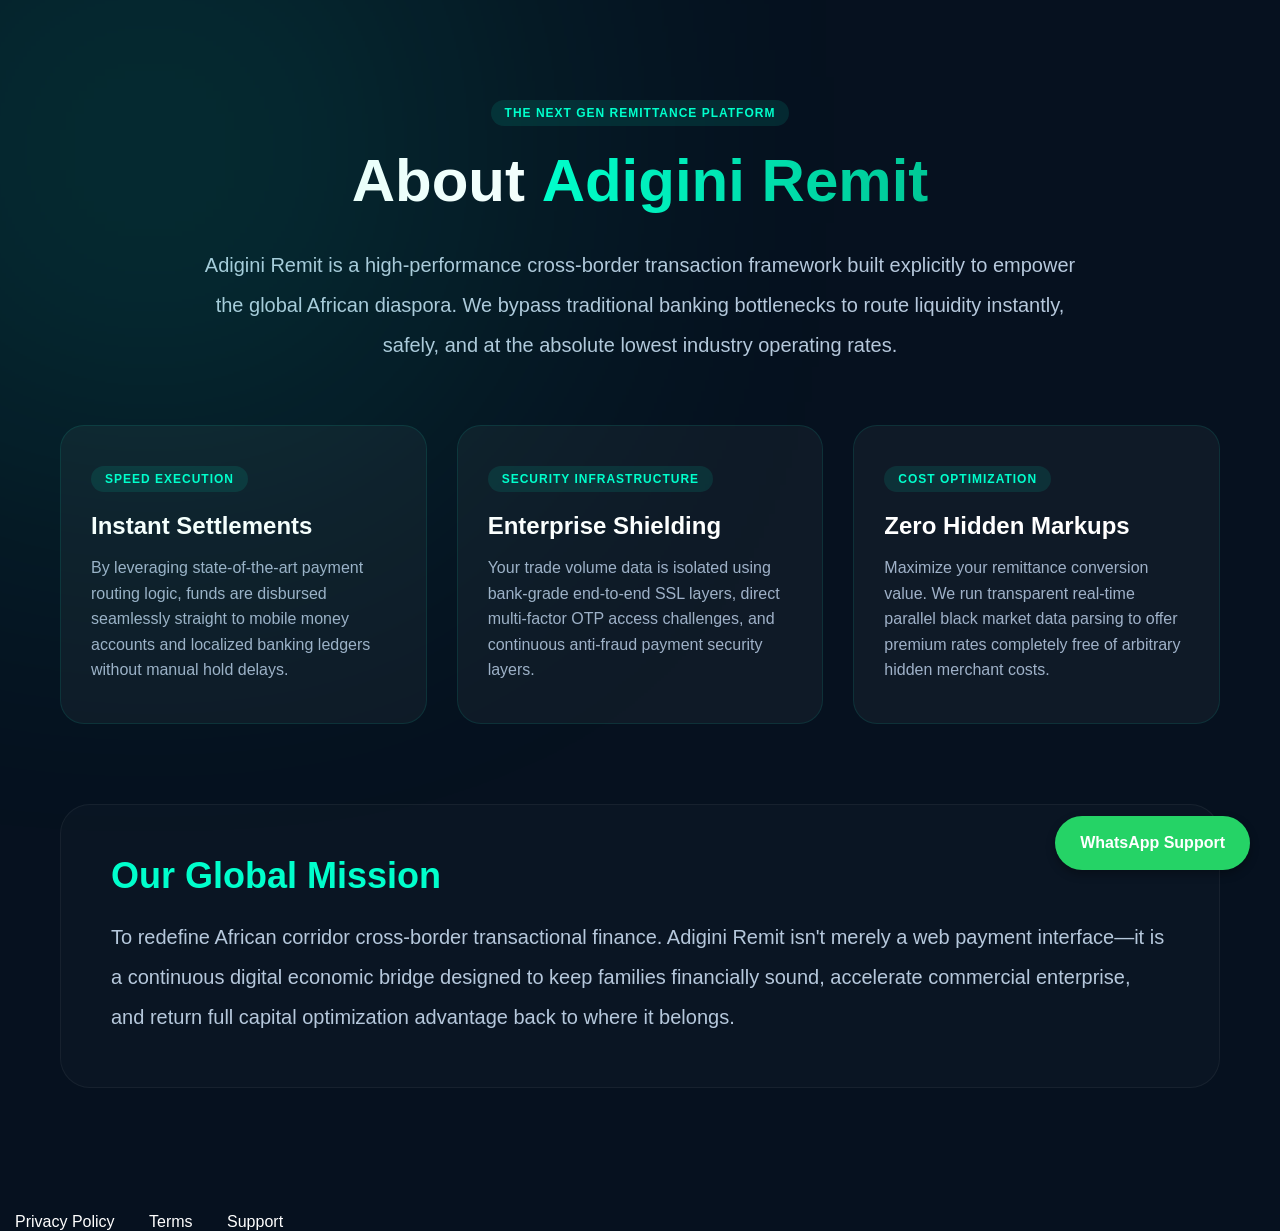
<file: templates/about.html>
<!DOCTYPE html>
<html lang="en">
<head>
    <meta charset="UTF-8">
    <meta name="viewport" content="width=device-width, initial-scale=1.0">
    <title>About Us - Adigini Remit</title>
    <link rel="stylesheet" href="/static/css/style.css">
    <style>
        .about-hero-container { text-align: center; max-width: 900px; margin: 0 auto 60px auto; }
        .about-highlight-gradient { background: linear-gradient(90deg, #00ffcc, #00c896); -webkit-background-clip: text; -webkit-text-fill-color: transparent; font-weight: 800; }
        .marketing-value-grid { display: grid; grid-template-columns: repeat(auto-fit, minmax(280px, 1fr)); gap: 30px; margin-top: 50px; }
        .value-prop-card { background: rgba(255, 255, 255, 0.04); border: 1px solid rgba(0, 255, 204, 0.1); padding: 40px 30px; border-radius: 24px; transition: all 0.3s ease; }
        .value-prop-card:hover { transform: translateY(-5px); border-color: #00ffcc; box-shadow: 0 10px 30px rgba(0, 255, 204, 0.1); }
        .card-accent-pill { display: inline-block; padding: 6px 14px; background: rgba(0, 255, 204, 0.1); color: #00ffcc; border-radius: 20px; font-size: 12px; font-weight: bold; text-transform: uppercase; letter-spacing: 1px; margin-bottom: 20px; }
        .value-prop-card h3 { font-size: 24px; margin-bottom: 15px; color: white; }
        .value-prop-card p { font-size: 16px; color: #9fb1c8; line-height: 1.6 !important; }
        .mission-vision-wrapper { margin-top: 80px; padding: 50px; background: rgba(255, 255, 255, 0.02); border-radius: 30px; border: 1px solid rgba(255, 255, 255, 0.05); }
        .mission-vision-wrapper h2 { font-size: 36px; color: #00ffcc; margin-bottom: 20px; }
    </style>
</head>
<body>

    <div class="bg-blur"></div>

    <section class="simple-page">
        <div class="about-hero-container">
            <span class="card-accent-pill">The Next Gen Remittance Platform</span>
            <h1>About <span class="about-highlight-gradient">Adigini Remit</span></h1>
            <p style="margin-top: 20px;">
                Adigini Remit is a high-performance cross-border transaction framework built explicitly to empower the global African diaspora. We bypass traditional banking bottlenecks to route liquidity instantly, safely, and at the absolute lowest industry operating rates.
            </p>
        </div>

        <div class="marketing-value-grid">
            <div class="value-prop-card">
                <div class="card-accent-pill">Speed Execution</div>
                <h3>Instant Settlements</h3>
                <p>By leveraging state-of-the-art payment routing logic, funds are disbursed seamlessly straight to mobile money accounts and localized banking ledgers without manual hold delays.</p>
            </div>

            <div class="value-prop-card">
                <div class="card-accent-pill">Security Infrastructure</div>
                <h3>Enterprise Shielding</h3>
                <p>Your trade volume data is isolated using bank-grade end-to-end SSL layers, direct multi-factor OTP access challenges, and continuous anti-fraud payment security layers.</p>
            </div>

            <div class="value-prop-card">
                <div class="card-accent-pill">Cost Optimization</div>
                <h3>Zero Hidden Markups</h3>
                <p>Maximize your remittance conversion value. We run transparent real-time parallel black market data parsing to offer premium rates completely free of arbitrary hidden merchant costs.</p>
            </div>
        </div>

        <div class="mission-vision-wrapper">
            <h2>Our Global Mission</h2>
            <p>To redefine African corridor cross-border transactional finance. Adigini Remit isn't merely a web payment interface—it is a continuous digital economic bridge designed to keep families financially sound, accelerate commercial enterprise, and return full capital optimization advantage back to where it belongs.</p>
        </div>
    </section>

    <!-- Global Float Hook Sync -->
    <a class="whatsapp-btn" href="/whatsapp" target="_blank" rel="noopener noreferrer">
        WhatsApp Support
    </a>

<div class="footer-links">
    <a href="/privacy">Privacy Policy</a>
    <a href="/terms">Terms</a>
    <a href="/support">Support</a>
</div>


</body>
</html>
</file>
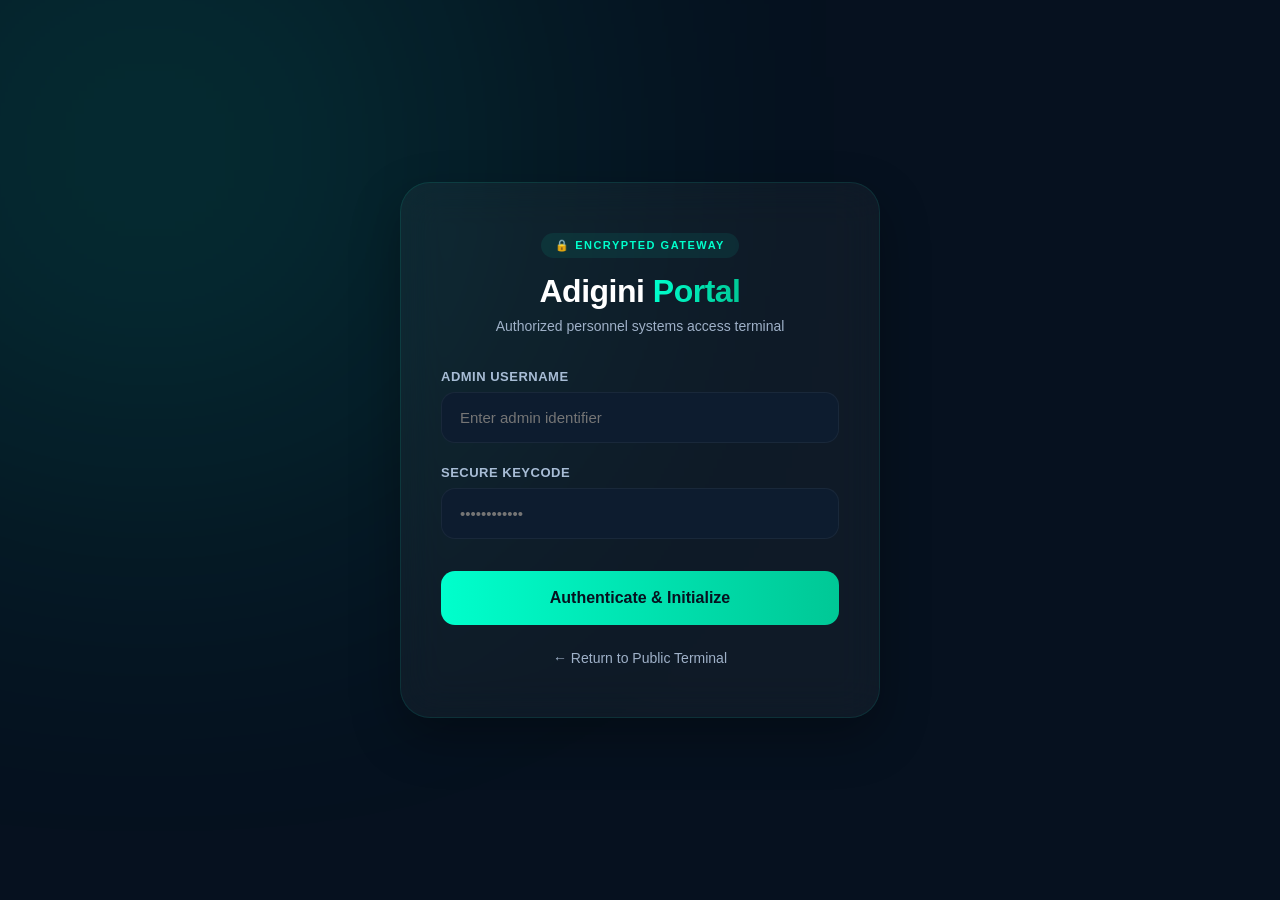
<file: templates/admin-login.html>
<!DOCTYPE html>
<html lang="en">
<head>
    <meta charset="UTF-8">
    <meta name="viewport" content="width=device-width, initial-scale=1.0">
    <title>Admin Portal Secure Login - Adigini Remit</title>
    
    <!-- Unified Application Stylesheet Links -->
    <link rel="stylesheet" href="/static/css/style.css">
    
    <!-- Specific Secure Gate Layout Extensions -->
    <style>
        .admin-page-wrapper {
            min-height: 100vh;
            display: flex;
            flex-direction: column;
            justify-content: center;
            align-items: center;
            padding: 40px 20px;
            position: relative;
            z-index: 10;
        }

        .admin-secure-card {
            width: 100%;
            max-width: 480px;
            background: rgba(255, 255, 255, 0.04);
            border: 1px solid rgba(0, 255, 204, 0.1);
            padding: 50px 40px;
            border-radius: 30px;
            box-shadow: 0 20px 50px rgba(0, 0, 0, 0.3);
            backdrop-filter: blur(20px);
            -webkit-backdrop-filter: blur(20px);
            transition: border-color 0.3s ease, box-shadow 0.3s ease;
        }

        .admin-secure-card:shadow-focus,
        .admin-secure-card:hover {
            border-color: rgba(0, 255, 204, 0.4);
            box-shadow: 0 20px 50px rgba(0, 255, 204, 0.05);
        }

        .admin-header-block {
            text-align: center;
            margin-bottom: 35px;
        }

        .admin-header-block h1 {
            font-size: 32px;
            font-weight: bold;
            color: white;
            letter-spacing: -0.5px;
        }

        .admin-highlight-gradient {
            background: linear-gradient(90deg, #00ffcc, #00c896);
            -webkit-background-clip: text;
            -webkit-text-fill-color: transparent;
        }

        .admin-header-block p {
            color: #9fb1c8;
            font-size: 14px;
            margin-top: 8px;
        }

        .security-badge-pill {
            display: inline-block;
            padding: 6px 14px;
            background: rgba(0, 255, 204, 0.08);
            color: #00ffcc;
            border-radius: 20px;
            font-size: 11px;
            font-weight: bold;
            text-transform: uppercase;
            letter-spacing: 1.5px;
            margin-bottom: 15px;
        }

        .form-group-layer {
            position: relative;
            margin-bottom: 22px;
        }

        .form-group-layer label {
            display: block;
            color: #a8bdd6;
            font-size: 13px;
            font-weight: 600;
            margin-bottom: 8px;
            letter-spacing: 0.5px;
        }

        .form-group-layer input {
            width: 100%;
            padding: 16px 18px;
            background: #0d1c2f;
            border: 1px solid rgba(255, 255, 255, 0.05);
            border-radius: 14px;
            color: white;
            font-size: 15px;
            outline: none;
            transition: all 0.2s ease;
        }

        .form-group-layer input:focus {
            border-color: #00ffcc;
            background: #0f2238;
            box-shadow: 0 0 10px rgba(0, 255, 204, 0.1);
        }

        .admin-submit-btn {
            width: 100%;
            padding: 18px;
            border: none;
            border-radius: 14px;
            background: linear-gradient(90deg, #00ffcc, #00c896);
            color: #06111f;
            font-size: 16px;
            font-weight: bold;
            cursor: pointer;
            transition: transform 0.2s ease, opacity 0.2s ease;
            margin-top: 10px;
        }

        .admin-submit-btn:hover {
            opacity: 0.95;
        }

        .admin-submit-btn:active {
            transform: scale(0.98);
        }

        .portal-back-link {
            display: inline-block;
            margin-top: 25px;
            color: #9fb1c8;
            text-decoration: none;
            font-size: 14px;
            transition: color 0.2s ease;
        }

        .portal-back-link:hover {
            color: #00ffcc;
        }
    </style>
</head>
<body>

    <!-- Ambient Visual Glow Component -->
    <div class="bg-blur"></div>

    <!-- Main Centralized Layout Wrapper -->
    <div class="admin-page-wrapper">
        
        <div class="admin-secure-card">
            
            <!-- Branding & Status Header -->
            <div class="admin-header-block">
                <span class="security-badge-pill">🔒 Encrypted Gateway</span>
                <h1>Adigini <span class="admin-highlight-gradient">Portal</span></h1>
                <p>Authorized personnel systems access terminal</p>
            </div>

            <!-- Form Action Route Pipeline -->
            <form action="/admin-login" method="POST">
                
                <!-- Identifier Credential Input Block -->
                <div class="form-group-layer">
                    <label for="username">ADMIN USERNAME</label>
                    <input type="text" id="username" name="username" placeholder="Enter admin identifier" autocomplete="username" required>
                </div>

                <!-- Secret Credential Input Block -->
                <div class="form-group-layer">
                    <label for="password">SECURE KEYCODE</label>
                    <input type="password" id="password" name="password" placeholder="••••••••••••" autocomplete="current-password" required>
                </div>

                <!-- Execution Trigger Button -->
                <button type="submit" class="admin-submit-btn">
                    Authenticate & Initialize
                </button>

            </form>

            <!-- Navigation Fallback Link -->
            <div style="text-align: center;">
                <a href="/" class="portal-back-link">← Return to Public Terminal</a>
            </div>

        </div>

    </div>

</body>
</html>
</file>
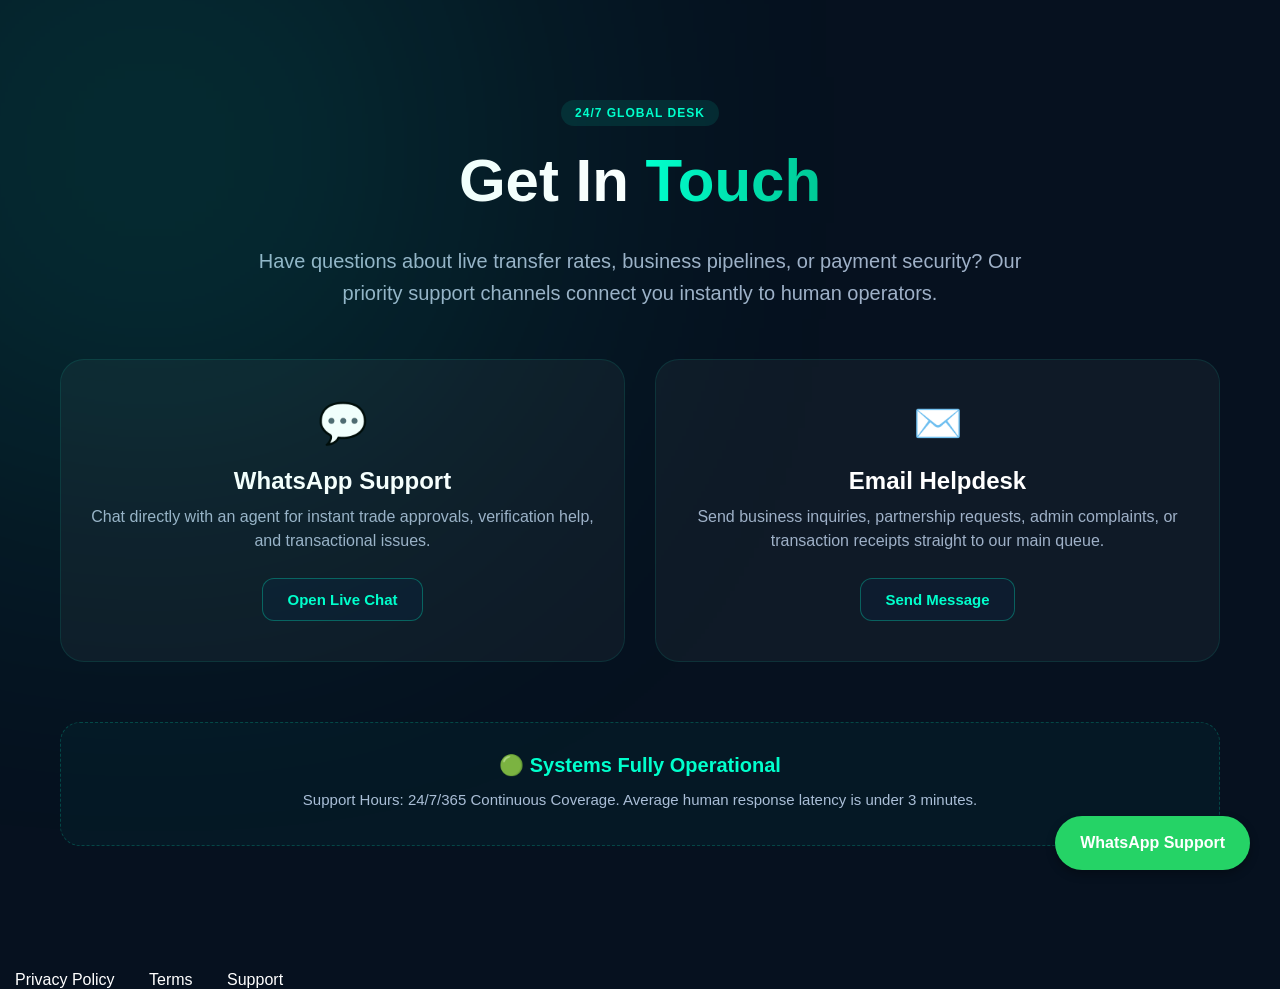
<file: templates/contact.html>
<!DOCTYPE html>
<html lang="en">
<head>
    <meta charset="UTF-8">
    <meta name="viewport" content="width=device-width, initial-scale=1.0">
    <title>Contact Us - Adigini Remit</title>
    <link rel="stylesheet" href="/static/css/style.css">
    <style>
        .contact-hero-container { text-align: center; max-width: 800px; margin: 0 auto 50px auto; }
        .contact-highlight-gradient { background: linear-gradient(90deg, #00ffcc, #00c896); -webkit-background-clip: text; -webkit-text-fill-color: transparent; font-weight: 800; }
        .contact-accent-pill { display: inline-block; padding: 6px 14px; background: rgba(0, 255, 204, 0.1); color: #00ffcc; border-radius: 20px; font-size: 12px; font-weight: bold; text-transform: uppercase; letter-spacing: 1px; margin-bottom: 20px; }
        .contact-dashboard-grid { display: grid; grid-template-columns: repeat(auto-fit, minmax(280px, 1fr)); gap: 30px; margin-top: 40px; }
        .contact-card-ui { background: rgba(255, 255, 255, 0.04); border: 1px solid rgba(0, 255, 204, 0.1); padding: 40px 30px; border-radius: 24px; text-align: center; transition: all 0.3s ease; text-decoration: none; color: white; display: block; }
        .contact-card-ui:hover { transform: translateY(-5px); border-color: #00ffcc; box-shadow: 0 10px 30px rgba(0, 255, 204, 0.15); background: rgba(255, 255, 255, 0.06); }
        .contact-icon-frame { font-size: 40px; margin-bottom: 20px; }
        .contact-card-ui h3 { font-size: 24px; margin-bottom: 10px; color: white; }
        .contact-card-ui p { font-size: 16px; color: #9fb1c8; margin-bottom: 25px; line-height: 1.5; }
        .contact-action-link { display: inline-block; padding: 12px 24px; background: #0d1c2f; color: #00ffcc; border: 1px solid rgba(0, 255, 204, 0.3); border-radius: 12px; font-weight: bold; font-size: 15px; transition: all 0.2s ease; }
        .contact-card-ui:hover .contact-action-link { background: linear-gradient(90deg, #00ffcc, #00c896); color: #06111f; border-color: transparent; }
        .availability-banner { margin-top: 60px; text-align: center; padding: 30px; background: rgba(0, 255, 204, 0.03); border: 1px dashed rgba(0, 255, 204, 0.2); border-radius: 20px; }
        .availability-banner h4 { font-size: 20px; color: #00ffcc; margin-bottom: 8px; }
        .availability-banner p { color: #aabed7; font-size: 15px; }
    </style>
</head>
<body>

    <div class="bg-blur"></div>

    <section class="simple-page">
        <div class="contact-hero-container">
            <span class="contact-accent-pill">24/7 Global Desk</span>
            <h1>Get In <span class="contact-highlight-gradient">Touch</span></h1>
            <p style="margin-top: 20px; color: #9fb1c8; font-size: 20px; line-height: 1.6;">
                Have questions about live transfer rates, business pipelines, or payment security? Our priority support channels connect you instantly to human operators.
            </p>
        </div>

        <div class="contact-dashboard-grid">
            <!-- Remapped directly to target your new safe dynamic endpoint layout -->
            <a href="/whatsapp" target="_blank" rel="noopener noreferrer" class="contact-card-ui">
                <div class="contact-icon-frame">💬</div>
                <h3>WhatsApp Support</h3>
                <p>Chat directly with an agent for instant trade approvals, verification help, and transactional issues.</p>
                <div class="contact-action-link">Open Live Chat</div>
            </a>

            <a href="mailto:support@adiginiremit.com" class="contact-card-ui">
                <div class="contact-icon-frame">✉️</div>
                <h3>Email Helpdesk</h3>
                <p>Send business inquiries, partnership requests, admin complaints, or transaction receipts straight to our main queue.</p>
                <div class="contact-action-link">Send Message</div>
            </a>
        </div>

        <div class="availability-banner">
            <h4>🟢 Systems Fully Operational</h4>
            <p>Support Hours: 24/7/365 Continuous Coverage. Average human response latency is under 3 minutes.</p>
        </div>
    </section>

    <!-- Global Float Hook Sync -->
    <a class="whatsapp-btn" href="/whatsapp" target="_blank" rel="noopener noreferrer">
        WhatsApp Support
    </a>

<div class="footer-links">
    <a href="/privacy">Privacy Policy</a>
    <a href="/terms">Terms</a>
    <a href="/support">Support</a>
</div>

</body>
</html>
</file>
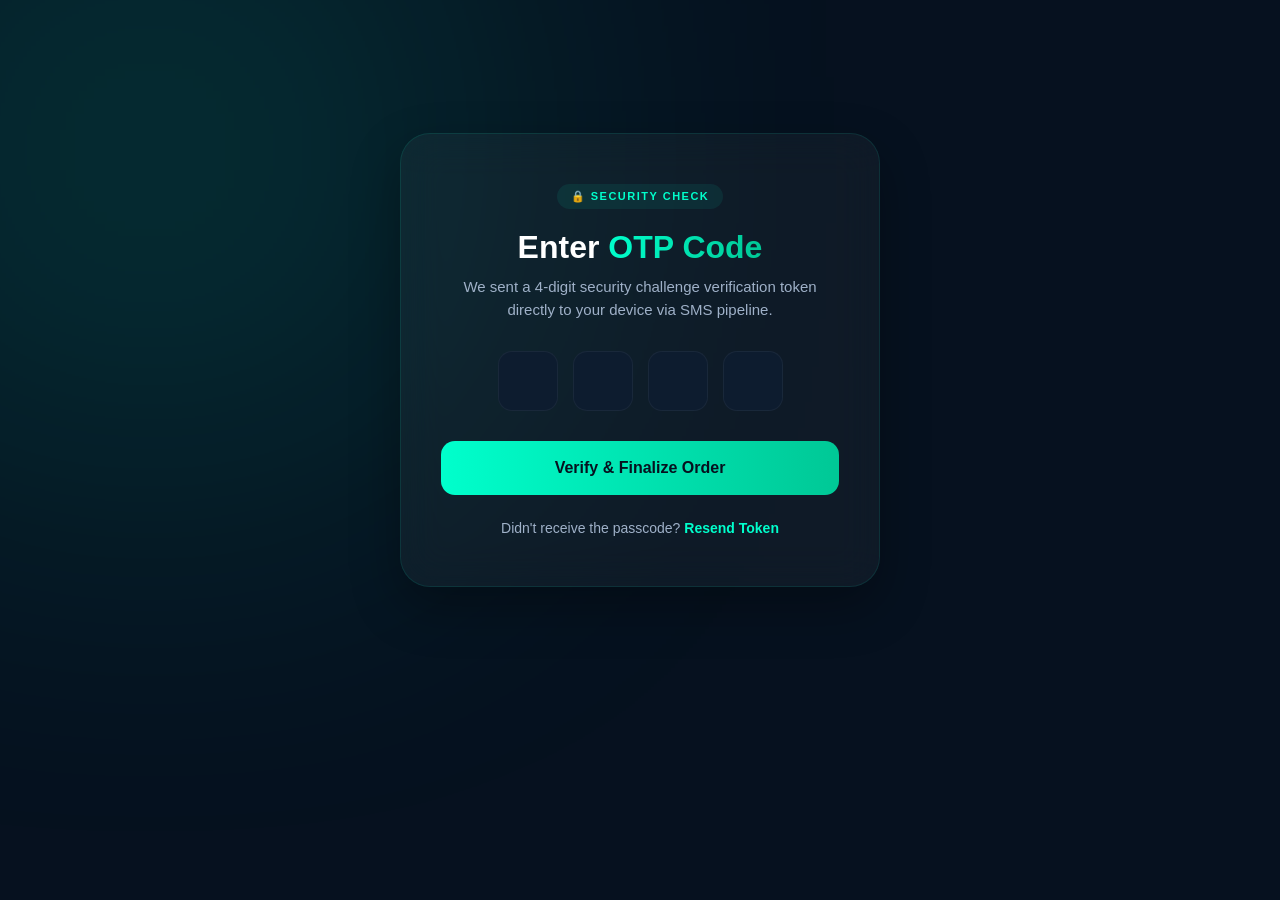
<file: templates/otp.html>
<!DOCTYPE html>
<html lang="en">
<head>
    <meta charset="UTF-8">
    <meta name="viewport" content="width=device-width, initial-scale=1.0">
    <title>Secure Verification Gateway - Adigini Remit</title>
    
    <!-- Unified Application Stylesheet Links -->
    <link rel="stylesheet" href="/static/css/style.css">
    
    <!-- Specific Verification Card Layout Extensions -->
    <style>
        .otp-page-wrapper {
            min-height: 80vh;
            display: flex;
            justify-content: center;
            align-items: center;
            padding: 40px 20px;
        }

        .otp-card {
            width: 100%;
            max-width: 480px;
            background: rgba(255, 255, 255, 0.04);
            border: 1px solid rgba(0, 255, 204, 0.1);
            padding: 50px 40px;
            border-radius: 30px;
            text-align: center;
            box-shadow: 0 20px 50px rgba(0, 0, 0, 0.3);
            backdrop-filter: blur(20px);
            -webkit-backdrop-filter: blur(20px);
        }

        .otp-highlight-gradient {
            background: linear-gradient(90deg, #00ffcc, #00c896);
            -webkit-background-clip: text;
            -webkit-text-fill-color: transparent;
            font-weight: bold;
        }

        .otp-badge-pill {
            display: inline-block;
            padding: 6px 14px;
            background: rgba(0, 255, 204, 0.08);
            color: #00ffcc;
            border-radius: 20px;
            font-size: 11px;
            font-weight: bold;
            text-transform: uppercase;
            letter-spacing: 1.5px;
            margin-bottom: 20px;
        }

        .otp-inputs-row {
            display: flex;
            justify-content: center;
            gap: 15px;
            margin: 30px 0;
        }

        .otp-field {
            width: 60px;
            height: 60px;
            background: #0d1c2f;
            border: 1px solid rgba(255, 255, 255, 0.05);
            border-radius: 14px;
            color: white;
            font-size: 24px;
            font-weight: bold;
            text-align: center;
            outline: none;
            transition: all 0.2s ease;
        }

        .otp-field:focus {
            border-color: #00ffcc;
            background: #0f2238;
            box-shadow: 0 0 10px rgba(0, 255, 204, 0.15);
        }

        .otp-submit-btn {
            width: 100%;
            padding: 18px;
            border: none;
            border-radius: 14px;
            background: linear-gradient(90deg, #00ffcc, #00c896);
            color: #06111f;
            font-size: 16px;
            font-weight: bold;
            cursor: pointer;
            transition: transform 0.2s ease, opacity 0.2s ease;
        }

        .otp-submit-btn:hover { opacity: 0.95; }
        .otp-submit-btn:active { transform: scale(0.98); }

        .resend-text {
            margin-top: 25px;
            color: #9fb1c8;
            font-size: 14px;
        }

        .resend-link {
            color: #00ffcc;
            text-decoration: none;
            font-weight: bold;
        }
    </style>
</head>
<body>

    <div class="bg-blur"></div>

    <div class="otp-page-wrapper">
        <div class="otp-card">
            
            <span class="otp-badge-pill">🔒 Security Check</span>
            <h1 style="font-size: 32px; margin-bottom: 10px;">Enter <span class="otp-highlight-gradient">OTP Code</span></h1>
            <p style="color: #9fb1c8; font-size: 15px; line-height: 1.5;">
                We sent a 4-digit security challenge verification token directly to your device via SMS pipeline.
            </p>

            <!-- Verification Action Route -->
            <form action="/success" method="GET">
                <div class="otp-inputs-row">
                    <input type="text" class="otp-field" maxlength="1" required aria-label="Digit 1">
                    <input type="text" class="otp-field" maxlength="1" required aria-label="Digit 2">
                    <input type="text" class="otp-field" maxlength="1" required aria-label="Digit 3">
                    <input type="text" class="otp-field" maxlength="1" required aria-label="Digit 4">
                </div>

                <button type="submit" class="otp-submit-btn">
                    Verify & Finalize Order
                </button>
            </form>

            <p class="resend-text">
                Didn't receive the passcode? <a href="#" class="resend-link">Resend Token</a>
            </p>

        </div>
    </div>

    <!-- UI Autofocus & Navigation helper script logic -->
    <script>
        document.addEventListener('DOMContentLoaded', () => {
            const inputs = document.querySelectorAll('.otp-field');
            
            inputs.forEach((input, index) => {
                // Focus shifting code optimization rule
                input.addEventListener('input', (e) => {
                    if (e.target.value.length === 1 && index < inputs.length - 1) {
                        inputs[index + 1].focus();
                    }
                });

                input.addEventListener('keydown', (e) => {
                    if (e.key === 'Backspace' && e.target.value.length === 0 && index > 0) {
                        inputs[index - 1].focus();
                    }
                });
            });
        });
    </script>

</body>
</html>
</file>
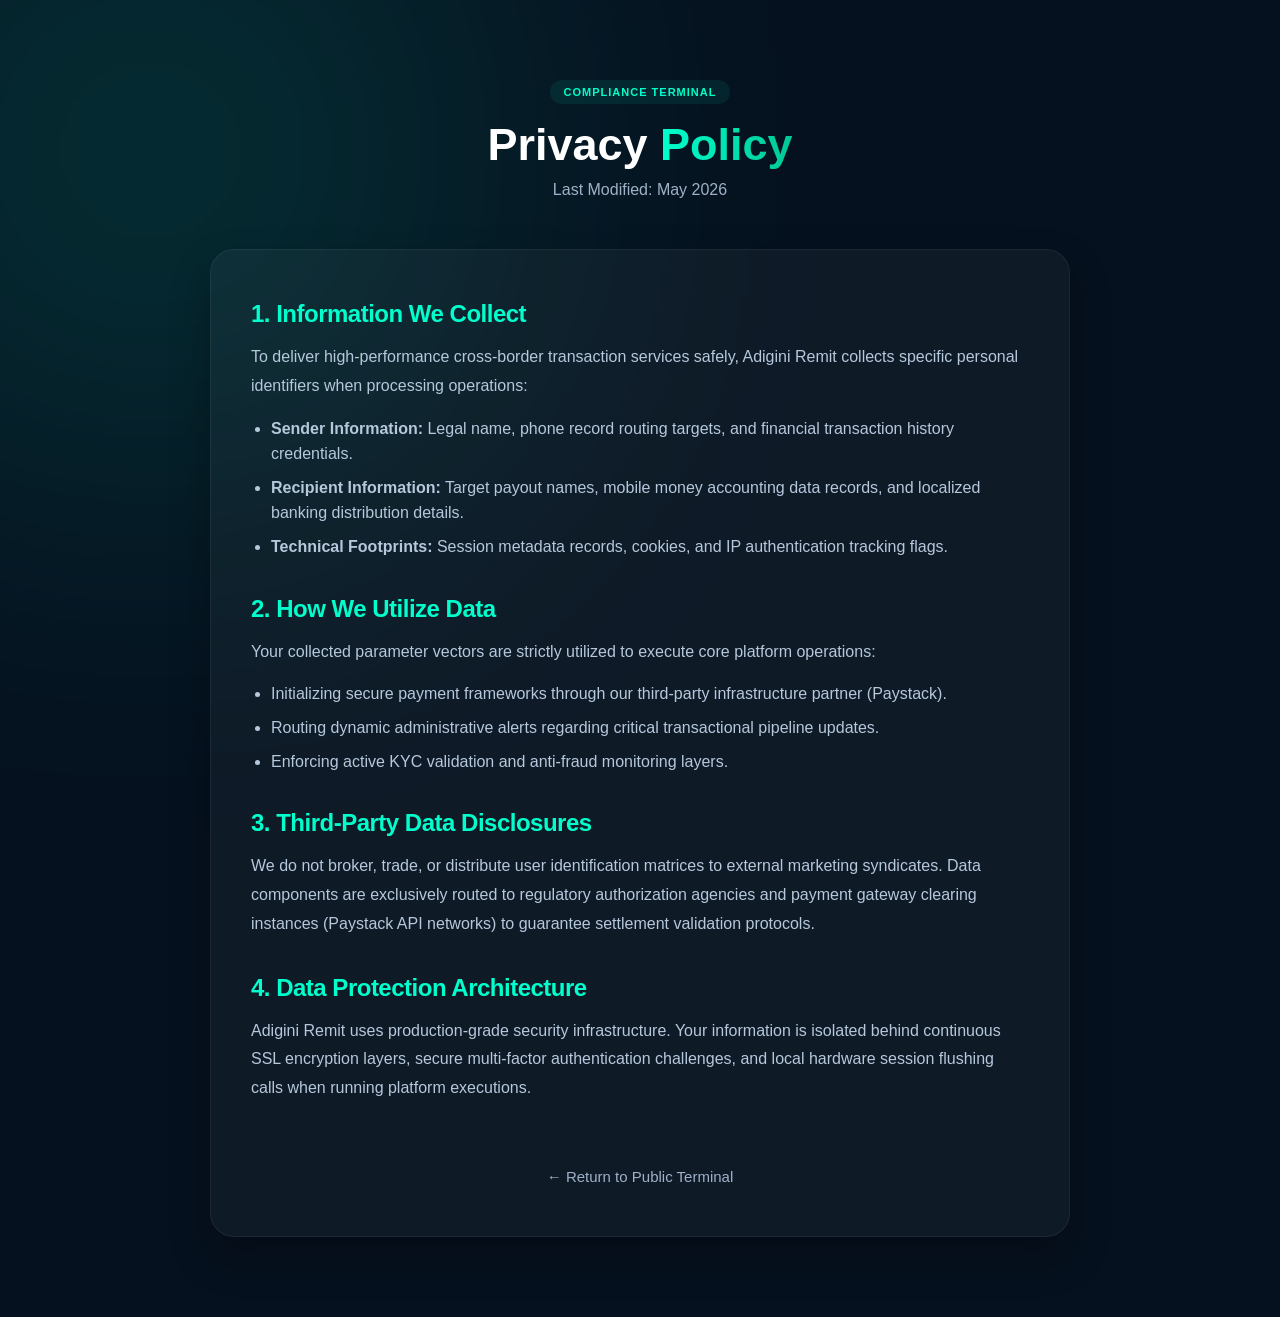
<file: templates/privacy.html>
<!DOCTYPE html>
<html lang="en">
<head>
    <meta charset="UTF-8">
    <meta name="viewport" content="width=device-width, initial-scale=1.0">
    <title>Privacy Policy - Adigini Remit</title>
    
    <!-- Unified Application Stylesheet Links -->
    <link rel="stylesheet" href="/static/css/style.css">
    
    <!-- Specific Policy Layout Component Extensions -->
    <style>
        .policy-container {
            max-width: 900px;
            margin: 0 auto;
            padding: 80px 20px;
            position: relative;
            z-index: 10;
        }

        .policy-header {
            text-align: center;
            margin-bottom: 50px;
        }

        .policy-highlight-gradient {
            background: linear-gradient(90deg, #00ffcc, #00c896);
            -webkit-background-clip: text;
            -webkit-text-fill-color: transparent;
            font-weight: 800;
        }

        .policy-body-card {
            background: rgba(255, 255, 255, 0.04);
            border: 1px solid rgba(255, 255, 255, 0.06);
            padding: 50px 40px;
            border-radius: 24px;
            box-shadow: 0 20px 40px rgba(0, 0, 0, 0.3);
        }

        .policy-section {
            margin-bottom: 35px;
        }

        .policy-section h2 {
            font-size: 24px;
            color: #00ffcc;
            margin-bottom: 15px;
            letter-spacing: -0.5px;
        }

        .policy-section p {
            color: #b6c8dc;
            line-height: 1.8;
            font-size: 16px;
            margin-bottom: 15px;
        }

        .policy-section ul {
            margin-left: 20px;
            margin-bottom: 15px;
            color: #b6c8dc;
        }

        .policy-section li {
            margin-bottom: 8px;
            line-height: 1.6;
        }

        .policy-badge-pill {
            display: inline-block;
            padding: 6px 14px;
            background: rgba(0, 255, 204, 0.08);
            color: #00ffcc;
            border-radius: 20px;
            font-size: 11px;
            font-weight: bold;
            text-transform: uppercase;
            letter-spacing: 1px;
            margin-bottom: 15px;
        }

        .policy-back-btn {
            display: inline-block;
            margin-top: 30px;
            color: #9fb1c8;
            text-decoration: none;
            font-size: 15px;
            transition: color 0.2s ease;
        }

        .policy-back-btn:hover {
            color: #00ffcc;
        }

        @media (max-width: 768px) {
            .policy-container { padding: 40px 15px; }
            .policy-body-card { padding: 30px 20px; }
        }
    </style>
</head>
<body>

    <!-- Ambient Visual Glow Component -->
    <div class="bg-blur"></div>

    <div class="policy-container">
        
        <div class="policy-header">
            <span class="policy-badge-pill">Compliance Terminal</span>
            <h1 style="font-size: 45px; color: white;">Privacy <span class="policy-highlight-gradient">Policy</span></h1>
            <p style="color: #9fb1c8; margin-top: 10px;">Last Modified: May 2026</p>
        </div>

        <div class="policy-body-card">
            
            <div class="policy-section">
                <h2>1. Information We Collect</h2>
                <p>To deliver high-performance cross-border transaction services safely, Adigini Remit collects specific personal identifiers when processing operations:</p>
                <ul>
                    <li><strong>Sender Information:</strong> Legal name, phone record routing targets, and financial transaction history credentials.</li>
                    <li><strong>Recipient Information:</strong> Target payout names, mobile money accounting data records, and localized banking distribution details.</li>
                    <li><strong>Technical Footprints:</strong> Session metadata records, cookies, and IP authentication tracking flags.</li>
                </ul>
            </div>

            <div class="policy-section">
                <h2>2. How We Utilize Data</h2>
                <p>Your collected parameter vectors are strictly utilized to execute core platform operations:</p>
                <ul>
                    <li>Initializing secure payment frameworks through our third-party infrastructure partner (Paystack).</li>
                    <li>Routing dynamic administrative alerts regarding critical transactional pipeline updates.</li>
                    <li>Enforcing active KYC validation and anti-fraud monitoring layers.</li>
                </ul>
            </div>

            <div class="policy-section">
                <h2>3. Third-Party Data Disclosures</h2>
                <p>We do not broker, trade, or distribute user identification matrices to external marketing syndicates. Data components are exclusively routed to regulatory authorization agencies and payment gateway clearing instances (Paystack API networks) to guarantee settlement validation protocols.</p>
            </div>

            <div class="policy-section">
                <h2>4. Data Protection Architecture</h2>
                <p>Adigini Remit uses production-grade security infrastructure. Your information is isolated behind continuous SSL encryption layers, secure multi-factor authentication challenges, and local hardware session flushing calls when running platform executions.</p>
            </div>

            <div style="text-align: center;">
                <a href="/" class="policy-back-btn">← Return to Public Terminal</a>
            </div>

        </div>

    </div>

</body>
</html>
</file>
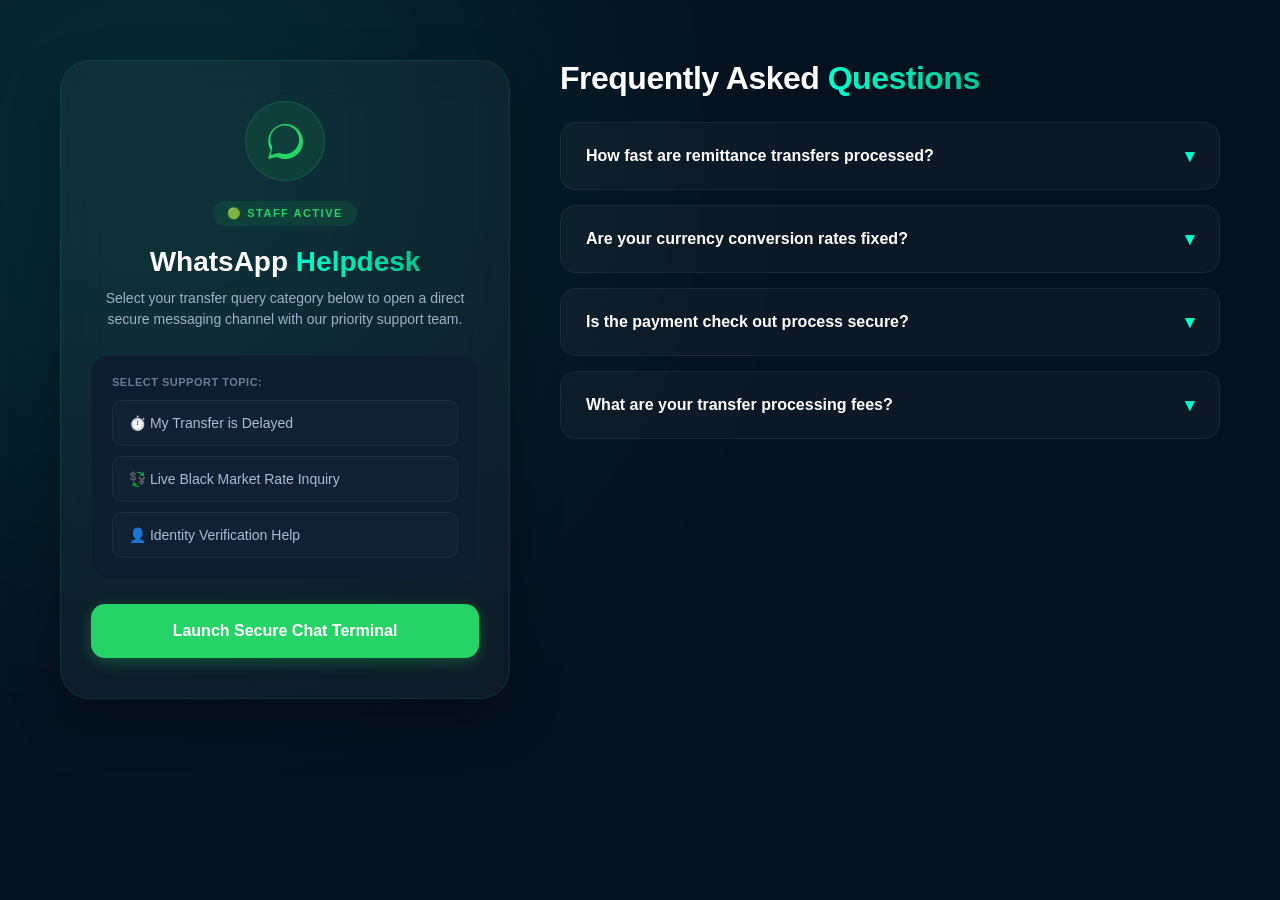
<file: templates/support.html>
<!DOCTYPE html>
<html lang="en">
<head>
    <meta charset="UTF-8">
    <meta name="viewport" content="width=device-width, initial-scale=1.0">
    <title>Instant Chat Support & FAQ - Adigini Remit</title>
    
    <!-- Unified Application Master Stylesheet -->
    <link rel="stylesheet" href="/static/css/style.css">
    
    <!-- Specific Premium Chat Portal & FAQ Design Extensions -->
    <style>
        .support-page-grid {
            max-width: 1200px;
            margin: 0 auto;
            padding: 60px 20px;
            display: grid;
            grid-template-columns: 1fr;
            gap: 50px;
            position: relative;
            z-index: 10;
        }

        /* Responsive Desktop Split Side-by-Side View */
        @media (min-width: 992px) {
            .support-page-grid {
                grid-template-columns: 450px 1fr;
                align-items: start;
            }
        }

        .chat-hub-card {
            background: rgba(255, 255, 255, 0.04);
            border: 1px solid rgba(0, 255, 204, 0.1);
            padding: 40px 30px;
            border-radius: 30px;
            text-align: center;
            box-shadow: 0 20px 50px rgba(0, 0, 0, 0.3);
            backdrop-filter: blur(20px);
            -webkit-backdrop-filter: blur(20px);
        }

        .whatsapp-brand-icon {
            width: 80px;
            height: 80px;
            background: rgba(37, 211, 102, 0.1);
            color: #25D366;
            font-size: 40px;
            line-height: 80px;
            border-radius: 50%;
            margin: 0 auto 20px auto;
            border: 1px solid rgba(37, 211, 102, 0.2);
            display: flex;
            align-items: center;
            justify-content: center;
        }

        .chat-highlight-gradient {
            background: linear-gradient(90deg, #00ffcc, #00c896);
            -webkit-background-clip: text;
            -webkit-text-fill-color: transparent;
            font-weight: bold;
        }

        .chat-status-pill {
            display: inline-block;
            padding: 6px 14px;
            background: rgba(37, 211, 102, 0.1);
            color: #25D366;
            border-radius: 20px;
            font-size: 11px;
            font-weight: bold;
            text-transform: uppercase;
            letter-spacing: 1.5px;
            margin-bottom: 20px;
        }

        .topic-selector-box {
            background: #0d1c2f;
            border-radius: 18px;
            padding: 20px;
            margin: 25px 0;
            text-align: left;
            border: 1px solid rgba(255, 255, 255, 0.02);
        }

        .topic-option {
            display: block;
            width: 100%;
            padding: 14px 16px;
            margin-bottom: 10px;
            background: rgba(255,255,255,0.02);
            border: 1px solid rgba(255,255,255,0.05);
            border-radius: 10px;
            color: #a8bdd6;
            text-decoration: none;
            font-size: 14px;
            transition: all 0.2s ease;
            cursor: pointer;
            text-align: left;
        }

        .topic-option:last-child { margin-bottom: 0; }
        .topic-option:hover { border-color: #00ffcc; background: #0f2238; color: white; }

        .action-chat-trigger {
            display: block;
            width: 100%;
            padding: 18px;
            text-decoration: none;
            border-radius: 14px;
            background: #25D366;
            color: white;
            font-size: 16px;
            font-weight: bold;
            box-shadow: 0 4px 15px rgba(37, 211, 102, 0.3);
            transition: all 0.2s ease;
        }

        .action-chat-trigger:hover {
            opacity: 0.95;
            transform: translateY(-2px);
            box-shadow: 0 6px 20px rgba(37, 211, 102, 0.4);
        }

        /* =========================================================================
           FAQ STRUCTURAL ACCORDION DESIGNS
           ========================================================================= */
        .faq-wrapper-panel h2 {
            font-size: 32px;
            color: white;
            margin-bottom: 25px;
            letter-spacing: -0.5px;
        }

        .faq-accordion-item {
            background: rgba(255, 255, 255, 0.03);
            border: 1px solid rgba(255, 255, 255, 0.06);
            border-radius: 16px;
            margin-bottom: 15px;
            overflow: hidden;
            transition: border-color 0.3s ease;
        }

        .faq-accordion-item:hover {
            border-color: rgba(0, 255, 204, 0.3);
        }

        /* Hidden HTML Native Control Toggle Checkboxes */
        .faq-trigger-state {
            display: none;
        }

        .faq-question-label {
            display: flex;
            justify-content: space-between;
            align-items: center;
            padding: 22px 25px;
            color: white;
            font-size: 16px;
            font-weight: bold;
            cursor: pointer;
            user-select: none;
        }

        .faq-arrow-indicator {
            font-size: 18px;
            color: #00ffcc;
            transition: transform 0.3s ease;
        }

        .faq-answer-content {
            max-height: 0;
            overflow: hidden;
            transition: max-height 0.3s ease-out, padding 0.3s ease;
            background: #0a1421;
        }

        .faq-answer-content p {
            padding: 0 25px 22px 25px;
            color: #b6c8dc;
            font-size: 15px;
            line-height: 1.6;
        }

        /* Dynamic CSS Selector Matching Open Trigger Action State Flags */
        .faq-trigger-state:checked ~ .faq-answer-content {
            max-height: 200px; /* Expands smoothly based on height calculations */
        }

        .faq-trigger-state:checked ~ .faq-question-label .faq-arrow-indicator {
            transform: rotate(180deg);
        }
    </style>
</head>
<body>

    <div class="bg-blur"></div>

    <div class="support-page-grid">
        
        <!-- Left Side Layout Column: Priority Instant Support Hub -->
        <div class="chat-hub-card">
            <div class="whatsapp-brand-icon">
                <svg width="35" height="35" fill="currentColor" viewBox="0 0 24 24">
                    <path d="M.057 24l1.687-6.163c-1.041-1.804-1.588-3.849-1.587-5.946C.06 5.348 5.397.01 12.008.01c3.202.001 6.212 1.246 8.477 3.514 2.266 2.268 3.507 5.28 3.505 8.484-.004 6.657-5.34 11.997-11.953 11.997-2.005-.001-3.973-.502-5.713-1.457L0 24zm6.59-4.846c1.6.95 3.188 1.449 4.825 1.451 5.436 0 9.86-4.37 9.864-9.799.002-2.63-1.023-5.101-2.885-6.963C16.528 2.01 14.069.993 11.452.993 6.016.993 1.593 5.363 1.59 10.793c-.001 1.702.461 3.36 1.336 4.815L1.921 21.2l5.861-1.526z"/>
                </svg>
            </div>

            <span class="chat-status-pill">🟢 Staff Active</span>
            <h1 style="font-size: 28px; margin-bottom: 10px;">WhatsApp <span class="chat-highlight-gradient">Helpdesk</span></h1>
            <p style="color: #9fb1c8; font-size: 14px; line-height: 1.5;">
                Select your transfer query category below to open a direct secure messaging channel with our priority support team.
            </p>

            <div class="topic-selector-box">
                <span style="display:block; font-size:11px; color:#6b7d96; font-weight:bold; text-transform:uppercase; margin-bottom:12px; letter-spacing:0.5px;">Select Support Topic:</span>
                <button class="topic-option" onclick="updateMessage('Delayed Transfer Help')">⏱️ My Transfer is Delayed</button>
                <button class="topic-option" onclick="updateMessage('Rate & Currency Inquiry')">💱 Live Black Market Rate Inquiry</button>
                <button class="topic-option" onclick="updateMessage('Verification Setup Assistance')">👤 Identity Verification Help</button>
            </div>

            <!-- Absolute Web URL Link to Force Outbound Redirection Exiting Local Server Paths -->
            <a id="whatsapp-link" href="https://wa.me" class="action-chat-trigger" target="_blank" rel="noopener noreferrer">
                Launch Secure Chat Terminal
            </a>
        </div>

        <!-- Right Side Layout Column: Dynamic Accordion FAQ Grid System -->
        <div class="faq-wrapper-panel">
            <h2>Frequently Asked <span class="chat-highlight-gradient">Questions</span></h2>
            
            <!-- Accordion Slot 01 -->
            <div class="faq-accordion-item">
                <input type="checkbox" id="faq-1" class="faq-trigger-state">
                <label for="faq-1" class="faq-question-label">
                    <span>How fast are remittance transfers processed?</span>
                    <span class="faq-arrow-indicator">▾</span>
                </label>
                <div class="faq-answer-content">
                    <p>Most transactions clear within 3 to 5 minutes. Funds are routed directly into localized mobile money structures or banking wallets automatically without hold intervals.</p>
                </div>
            </div>

            <!-- Accordion Slot 02 -->
            <div class="faq-accordion-item">
                <input type="checkbox" id="faq-2" class="faq-trigger-state">
                <label for="faq-2" class="faq-question-label">
                    <span>Are your currency conversion rates fixed?</span>
                    <span class="faq-arrow-indicator">▾</span>
                </label>
                <div class="faq-answer-content">
                    <p>No. We operate a highly responsive, database-driven black market exchange rate tracking engine. Rates adjust live matching current market corridor liquidity flows.</p>
                </div>
            </div>

            <!-- Accordion Slot 03 -->
            <div class="faq-accordion-item">
                <input type="checkbox" id="faq-3" class="faq-trigger-state">
                <label for="faq-3" class="faq-question-label">
                    <span>Is the payment check out process secure?</span>
                    <span class="faq-arrow-indicator">▾</span>
                </label>
                <div class="faq-answer-content">
                    <p>Absolutely. We use bank-grade end-to-end SSL protection architecture and process financial credentials securely through standard Paystack system API endpoints.</p>
                </div>
            </div>

            <!-- Accordion Slot 04 -->
            <div class="faq-accordion-item">
                <input type="checkbox" id="faq-4" class="faq-trigger-state">
                <label for="faq-4" class="faq-question-label">
                    <span>What are your transfer processing fees?</span>
                    <span class="faq-arrow-indicator">▾</span>
                </label>
                <div class="faq-answer-content">
                    <p>We charge a transparent, fixed baseline 3% platform operation fee per transaction. There are absolutely no hidden costs or unmapped intermediary merchant deductions.</p>
                </div>
            </div>

        </div>

    </div>

    <!-- Outbound Address Compiler Script Logic -->
    <script>
        function updateMessage(topic) {
            // Replaced bracket strings and space text vectors safely for external protocol parsing
            const basePhone = "233000000000";
            const textString = `Hello Adigini Remit support team, I need priority assistance regarding: [${topic}].`;
            const encodedText = encodeURIComponent(textString);
            
            // Forces precise external exit redirection using clean https:// web rules
            const chatBtn = document.getElementById('whatsapp-link');
            chatBtn.href = `wa.me{basePhone}?text=${encodedText}`;
            
            alert(`Topic updated: "${topic}". Click the launch button to enter WhatsApp.`);
        }
    </script>

</body>
</html>
</file>
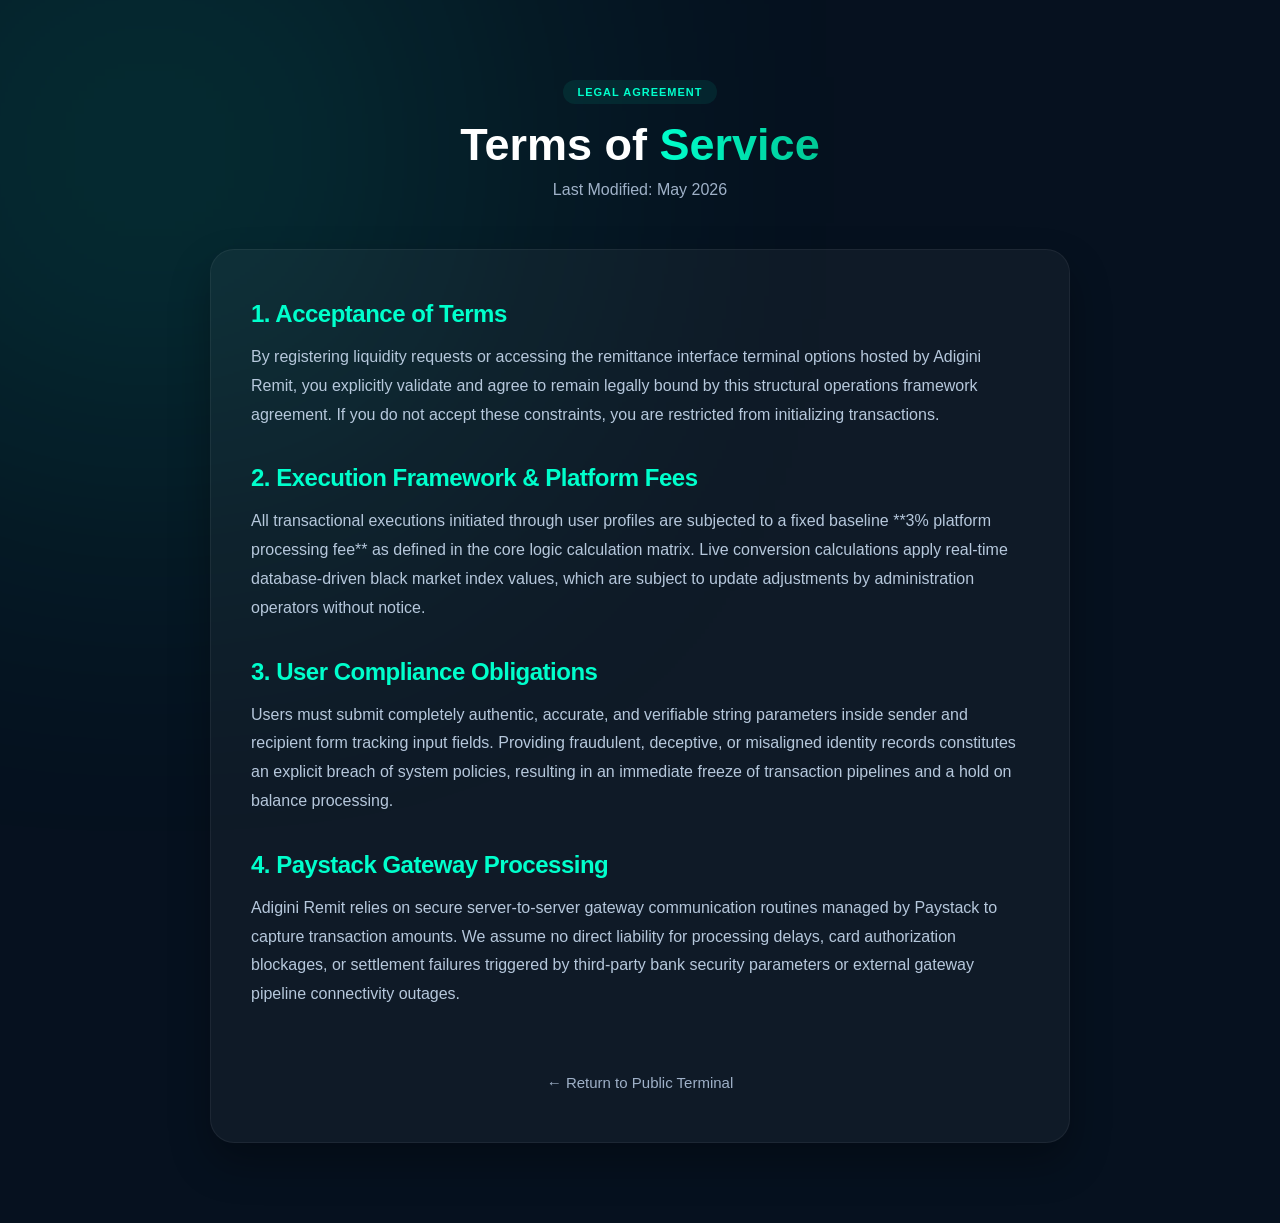
<file: templates/terms.html>
<!DOCTYPE html>
<html lang="en">
<head>
    <meta charset="UTF-8">
    <meta name="viewport" content="width=device-width, initial-scale=1.0">
    <title>Terms of Service - Adigini Remit</title>
    
    <!-- Unified Application Stylesheet Links -->
    <link rel="stylesheet" href="/static/css/style.css">
    
    <!-- Specific Terms Layout Component Extensions -->
    <style>
        .terms-container {
            max-width: 900px;
            margin: 0 auto;
            padding: 80px 20px;
            position: relative;
            z-index: 10;
        }

        .terms-header {
            text-align: center;
            margin-bottom: 50px;
        }

        .terms-highlight-gradient {
            background: linear-gradient(90deg, #00ffcc, #00c896);
            -webkit-background-clip: text;
            -webkit-text-fill-color: transparent;
            font-weight: 800;
        }

        .terms-body-card {
            background: rgba(255, 255, 255, 0.04);
            border: 1px solid rgba(255, 255, 255, 0.06);
            padding: 50px 40px;
            border-radius: 24px;
            box-shadow: 0 20px 40px rgba(0, 0, 0, 0.3);
        }

        .terms-section {
            margin-bottom: 35px;
        }

        .terms-section h2 {
            font-size: 24px;
            color: #00ffcc;
            margin-bottom: 15px;
            letter-spacing: -0.5px;
        }

        .terms-section p {
            color: #b6c8dc;
            line-height: 1.8;
            font-size: 16px;
        }

        .terms-badge-pill {
            display: inline-block;
            padding: 6px 14px;
            background: rgba(0, 255, 204, 0.08);
            color: #00ffcc;
            border-radius: 20px;
            font-size: 11px;
            font-weight: bold;
            text-transform: uppercase;
            letter-spacing: 1px;
            margin-bottom: 15px;
        }

        .terms-back-btn {
            display: inline-block;
            margin-top: 30px;
            color: #9fb1c8;
            text-decoration: none;
            font-size: 15px;
            transition: color 0.2s ease;
        }

        .terms-back-btn:hover {
            color: #00ffcc;
        }

        @media (max-width: 768px) {
            .terms-container { padding: 40px 15px; }
            .terms-body-card { padding: 30px 20px; }
        }
    </style>
</head>
<body>

    <!-- Ambient Visual Glow Component -->
    <div class="bg-blur"></div>

    <div class="terms-container">
        
        <div class="terms-header">
            <span class="terms-badge-pill">Legal Agreement</span>
            <h1 style="font-size: 45px; color: white;">Terms of <span class="terms-highlight-gradient">Service</span></h1>
            <p style="color: #9fb1c8; margin-top: 10px;">Last Modified: May 2026</p>
        </div>

        <div class="terms-body-card">
            
            <div class="terms-section">
                <h2>1. Acceptance of Terms</h2>
                <p>By registering liquidity requests or accessing the remittance interface terminal options hosted by Adigini Remit, you explicitly validate and agree to remain legally bound by this structural operations framework agreement. If you do not accept these constraints, you are restricted from initializing transactions.</p>
            </div>

            <div class="terms-section">
                <h2>2. Execution Framework & Platform Fees</h2>
                <p>All transactional executions initiated through user profiles are subjected to a fixed baseline **3% platform processing fee** as defined in the core logic calculation matrix. Live conversion calculations apply real-time database-driven black market index values, which are subject to update adjustments by administration operators without notice.</p>
            </div>

            <div class="terms-section">
                <h2>3. User Compliance Obligations</h2>
                <p>Users must submit completely authentic, accurate, and verifiable string parameters inside sender and recipient form tracking input fields. Providing fraudulent, deceptive, or misaligned identity records constitutes an explicit breach of system policies, resulting in an immediate freeze of transaction pipelines and a hold on balance processing.</p>
            </div>

            <div class="terms-section">
                <h2>4. Paystack Gateway Processing</h2>
                <p>Adigini Remit relies on secure server-to-server gateway communication routines managed by Paystack to capture transaction amounts. We assume no direct liability for processing delays, card authorization blockages, or settlement failures triggered by third-party bank security parameters or external gateway pipeline connectivity outages.</p>
            </div>

            <div style="text-align: center;">
                <a href="/" class="terms-back-btn">← Return to Public Terminal</a>
            </div>

        </div>

    </div>

</body>
</html>
</file>
<file: static/css/style.css>
/* =========================================================================
   1. GLOBAL RESET & BASE RULES
   ========================================================================= */
* {
    margin: 0;
    padding: 0;
    box-sizing: border-box;
    font-family: Arial, sans-serif;
}

body {
    background: #06111f;
    color: white;
    overflow-x: hidden;
}

.bg-blur {
    position: fixed;
    width: 600px;
    height: 600px;
    background: #00ffcc;
    filter: blur(180px);
    opacity: 0.15;
    top: -150px;
    left: -150px;
    pointer-events: none;
}

/* =========================================================================
   2. DESKTOP NAVIGATION STYLE
   ========================================================================= */
nav {
    display: flex;
    justify-content: space-between;
    align-items: center;
    padding: 30px 60px;
    position: relative;
    z-index: 100;
}

.logo {
    font-size: 32px;
    font-weight: bold;
    color: #00ffcc;
}

.menu {
    display: flex;
    align-items: center;
    gap: 20px;
}

.menu a {
    color: white;
    text-decoration: none;
    font-weight: 500;
}

.login-btn {
    background: #00ffcc;
    color: #06111f !important;
    padding: 12px 22px;
    border-radius: 30px;
}

.mobile-toggle {
    display: none; /* Hidden on desktop screens */
    font-size: 35px;
    cursor: pointer;
    color: #00ffcc;
}

/* =========================================================================
   3. HERO DISPLAY SECTION
   ========================================================================= */
.hero {
    display: flex;
    justify-content: space-between;
    align-items: center;
    padding: 80px 60px;
}

.hero-left {
    width: 50%;
}

.hero-left h1 {
    font-size: 70px;
    line-height: 1.1;
}

.hero-left p {
    margin-top: 25px;
    color: #9fb1c8;
    font-size: 20px;
    line-height: 1.7;
}

.security-badges {
    margin-top: 30px;
}

.security-badges span {
    display: inline-block;
    padding: 12px 20px;
    background: rgba(255, 255, 255, 0.08);
    border-radius: 30px;
    margin-right: 10px;
    margin-top: 10px;
}

/* --- Credit Card Mockup UI --- */
.card-ui {
    width: 400px;
    height: 240px;
    background: rgba(255, 255, 255, 0.08);
    border-radius: 25px;
    backdrop-filter: blur(15px);
    -webkit-backdrop-filter: blur(15px);
    padding: 30px;
    box-shadow: 0 0 40px rgba(0, 255, 204, 0.2);
}

.chip {
    width: 70px;
    height: 50px;
    background: gold;
    border-radius: 10px;
}

.card-number {
    margin-top: 50px;
    font-size: 32px;
    letter-spacing: 4px;
}

.card-holder {
    margin-top: 25px;
    color: #a8bdd6;
}

/* =========================================================================
   4. PAYMENT FORM CONVERSION MODAL
   ========================================================================= */
.payment-section {
    padding: 40px 60px;
}

.payment-form {
    max-width: 600px;
    margin: auto;
    background: rgba(255, 255, 255, 0.06);
    padding: 40px;
    border-radius: 25px;
}

.payment-form h2 {
    margin-bottom: 25px;
    font-size: 40px;
}

.payment-form input,
.payment-form select {
    width: 100%;
    padding: 16px;
    margin-bottom: 18px;
    background: #0d1c2f;
    border: none;
    border-radius: 14px;
    color: white;
    outline: none;
}

.payment-form button {
    width: 100%;
    padding: 18px;
    border: none;
    border-radius: 15px;
    background: linear-gradient(90deg, #00ffcc, #00c896);
    color: #06111f;
    font-size: 18px;
    font-weight: bold;
    cursor: pointer;
}

.fees-box {
    background: #0c1625;
    padding: 20px;
    border-radius: 15px;
    margin-bottom: 20px;
}

.fees-box div {
    display: flex;
    justify-content: space-between;
    margin-bottom: 10px;
}

/* =========================================================================
   5. LIVE RATES GRID MODULE
   ========================================================================= */
.rates {
    padding: 80px 60px;
}

.rates h2 {
    font-size: 50px;
    margin-bottom: 40px;
}

.rate-grid {
    display: grid;
    grid-template-columns: repeat(auto-fit, minmax(220px, 1fr));
    gap: 20px;
}

.rate-card {
    background: rgba(255, 255, 255, 0.06);
    padding: 30px;
    border-radius: 20px;
}

.rate-card h3 {
    font-size: 32px;
    color: #00ffcc;
}

.rate-card p {
    margin-top: 15px;
    font-size: 24px;
}

/* =========================================================================
   6. PLATFORM DATA METRICS & TRUST SECTIONS
   ========================================================================= */
.stats-section {
    display: grid;
    grid-template-columns: repeat(auto-fit, minmax(250px, 1fr));
    gap: 20px;
    padding: 60px;
}

.stat-card {
    background: rgba(255, 255, 255, 0.06);
    padding: 40px;
    border-radius: 20px;
    text-align: center;
}

.stat-card h2 {
    font-size: 45px;
    color: #00ffcc;
}

.stat-card p {
    margin-top: 10px;
    color: #b4c7de;
}

.trust-section {
    padding: 80px 60px;
}

.trust-section h2 {
    font-size: 50px;
    margin-bottom: 40px;
}

.trust-grid {
    display: grid;
    grid-template-columns: repeat(auto-fit, minmax(300px, 1fr));
    gap: 25px;
}

.trust-card {
    background: rgba(255, 255, 255, 0.06);
    padding: 35px;
    border-radius: 20px;
}

.trust-card h3 {
    font-size: 30px;
    margin-bottom: 20px;
    color: #00ffcc;
}

.trust-card p {
    color: #aabed7;
    line-height: 1.8;
}

/* =========================================================================
   7. AUXILIARY / ADMIN LAYOUTS
   ========================================================================= */
.simple-page {
    padding: 100px 60px;
}

.simple-page h1 {
    font-size: 60px;
    margin-bottom: 30px;
}

.simple-page p {
    color: #b6c8dc;
    line-height: 2;
    font-size: 20px;
}

.admin-login-container {
    min-height: 100vh;
    display: flex;
    justify-content: center;
    align-items: center;
    padding: 40px;
}

.admin-login-form {
    width: 100%;
    max-width: 500px;
    background: rgba(255, 255, 255, 0.06);
    padding: 40px;
    border-radius: 25px;
}

.admin-login-form h1 {
    margin-bottom: 25px;
    font-size: 45px;
}

.admin-login-form input {
    width: 100%;
    padding: 18px;
    margin-bottom: 20px;
    background: #0d1c2f;
    border: none;
    border-radius: 15px;
    color: white;
    outline: none;
}

.admin-login-form button {
    width: 100%;
    padding: 18px;
    border: none;
    border-radius: 15px;
    background: #00ffcc;
    color: #06111f;
    font-size: 18px;
    font-weight: bold;
    cursor: pointer;
}

/* =========================================================================
   8. FOOTER TERMINAL AREA & FLOATING ACTIONS
   ========================================================================= */
footer {
    padding: 60px;
    text-align: center;
    background: #081321;
    margin-top: 80px;
}

footer h2 {
    font-size: 40px;
    color: #00ffcc;
}

footer p {
    margin-top: 15px;
    color: #aebfd5;
}

.footer-links {
    margin-top: 25px;
}

.footer-links a {
    color: white;
    margin: 0 15px;
    text-decoration: none;
}

.whatsapp-btn {
    position: fixed;
    right: 30px;
    bottom: 30px;
    background: #25D366;
    color: white;
    padding: 18px 25px;
    border-radius: 50px;
    text-decoration: none;
    font-weight: bold;
    box-shadow: 0 4px 10px rgba(0, 0, 0, 0.3);
    z-index: 999;
    display: flex;
    align-items: center;
    gap: 8px;
}

/* =========================================================================
   9. SINGLE CLEAN MOBILE MEDIA QUERY (CRITICAL FIX)
   ========================================================================= */
@media (max-width: 900px) {
    nav {
        padding: 20px 30px;
    }

    .mobile-toggle {
        display: block; /* Show menu icon on small devices */
    }

    /* Standardizes responsive mobile positioning dimensions */
    .menu {
        display: none; /* Hide menu content by default */
        flex-direction: column;
        position: absolute;
        top: 100%; /* Dropdown attaches right beneath navbar */
        left: 0;
        width: 100%;
        background: #091728;
        padding: 30px;
        box-shadow: 0 10px 20px rgba(0,0,0,0.4);
        gap: 20px;
        z-index: 999;
    }

    /* Toggled state script targets this hook class */
    .menu.active {
        display: flex !important;
    }

    .menu a {
        margin-left: 0;
        width: 100%;
        font-size: 18px;
        padding-bottom: 10px;
        border-bottom: 1px solid rgba(255,255,255,0.05);
    }

    .hero {
        flex-direction: column;
        padding: 40px 30px;
    }

    .hero-left,
    .hero-right {
        width: 100%;
    }

    .hero-left h1 {
        font-size: 45px;
    }

    .card-ui {
        width: 100%;
        margin-top: 40px;
    }

    .payment-section,
    .rates,
    .trust-section,
    .stats-section {
        padding: 40px 30px;
    }
}
</file>
